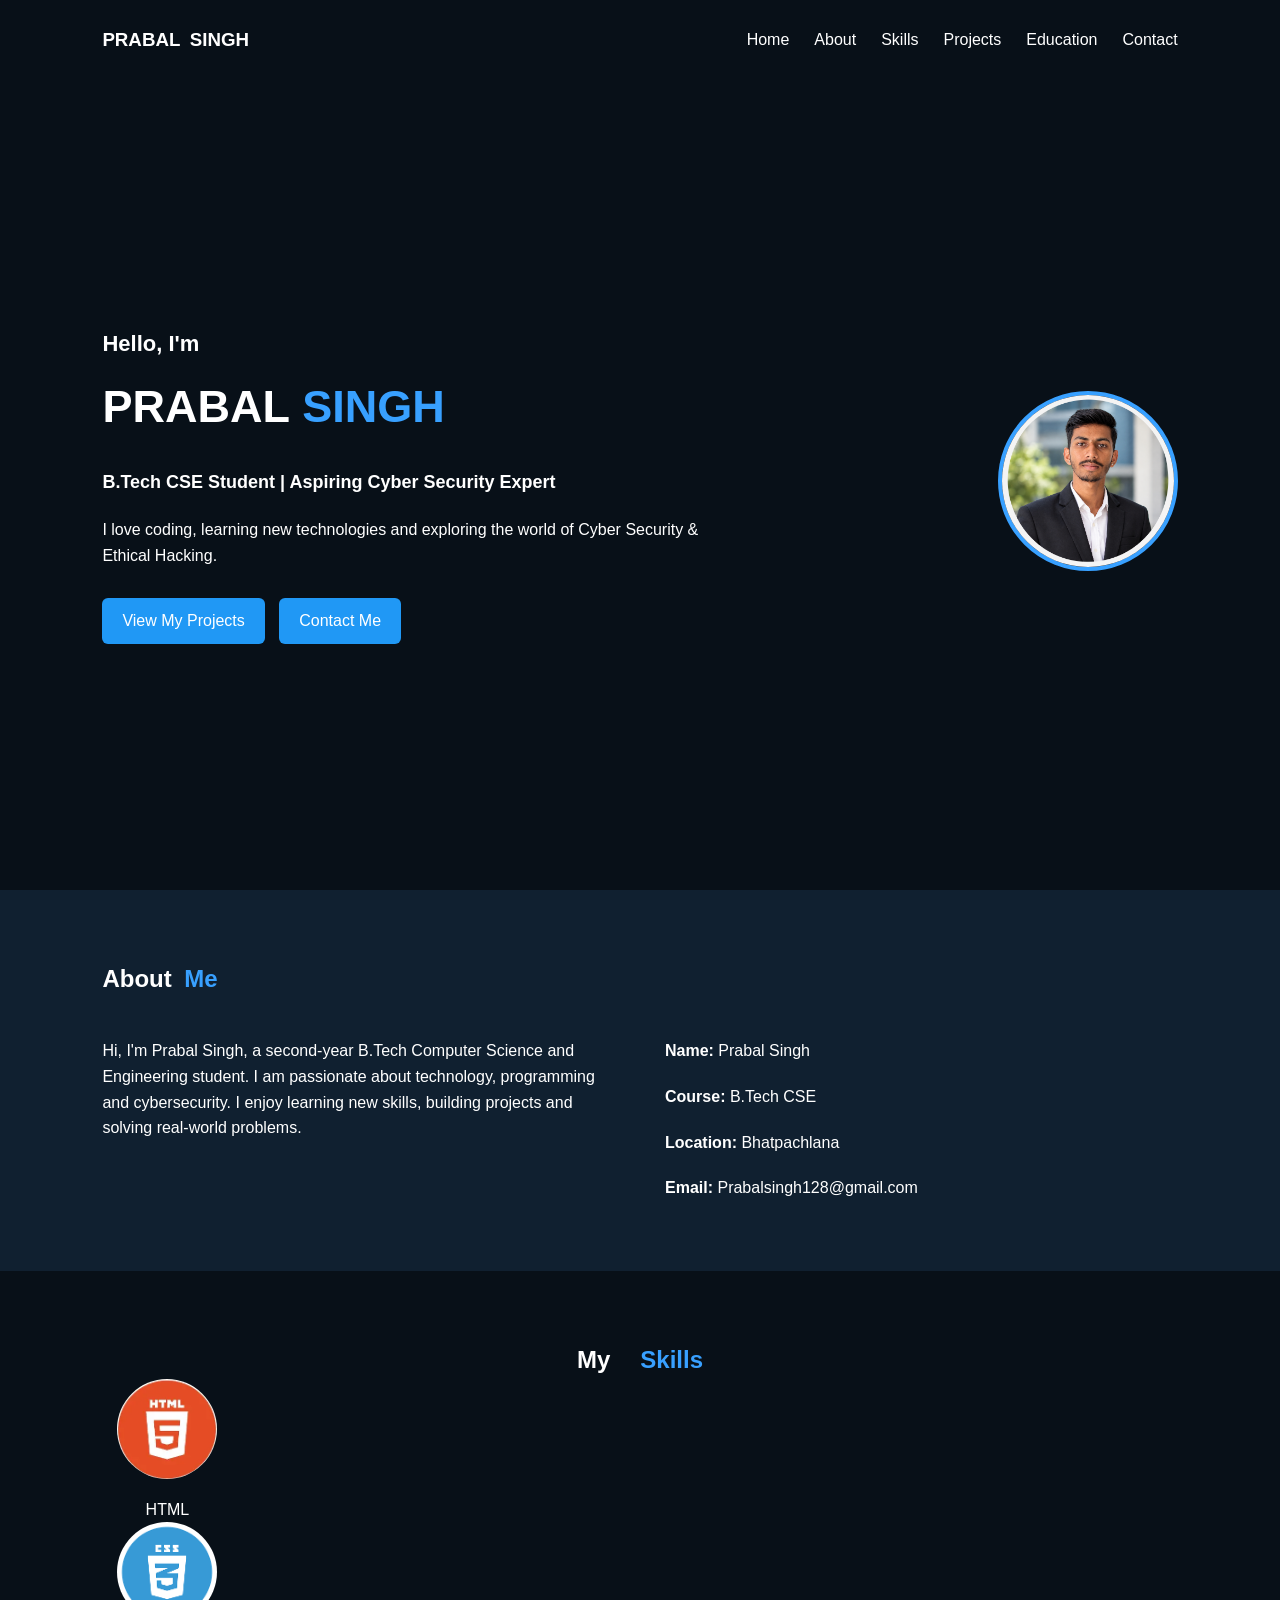
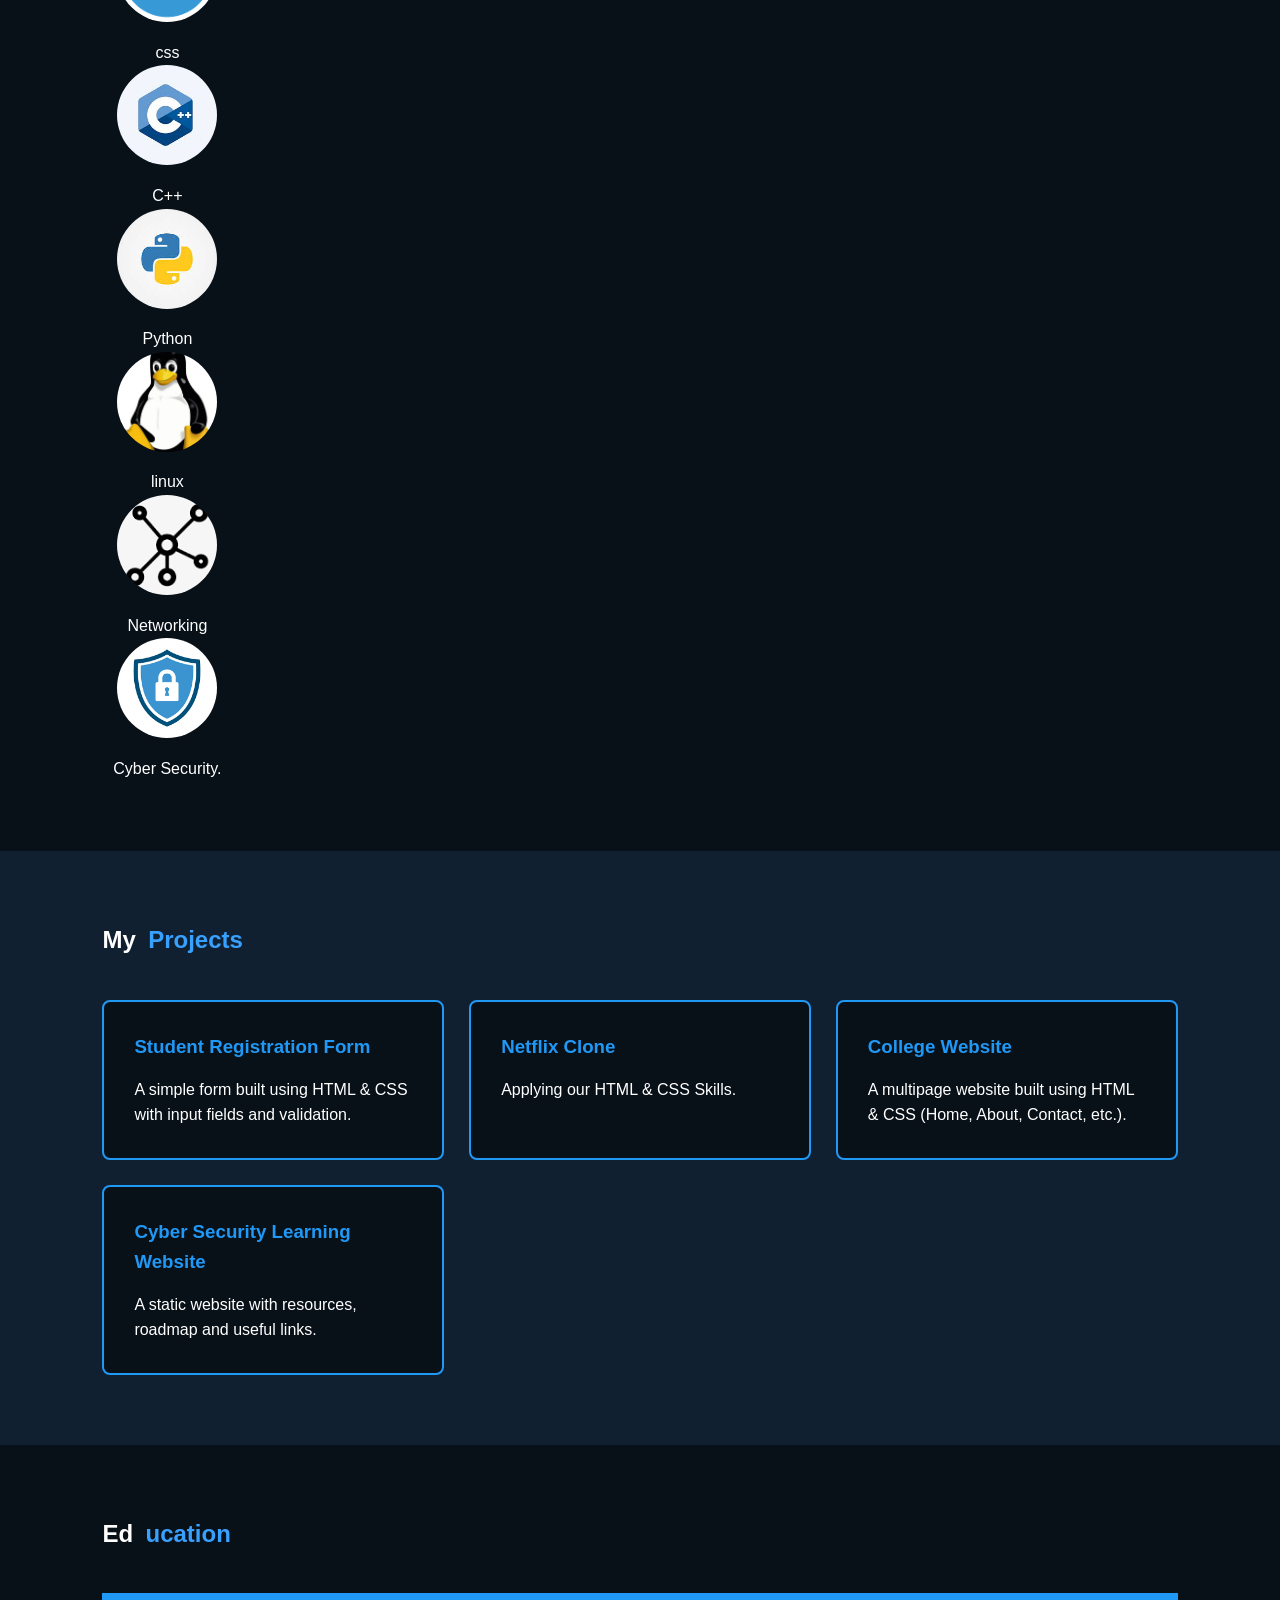
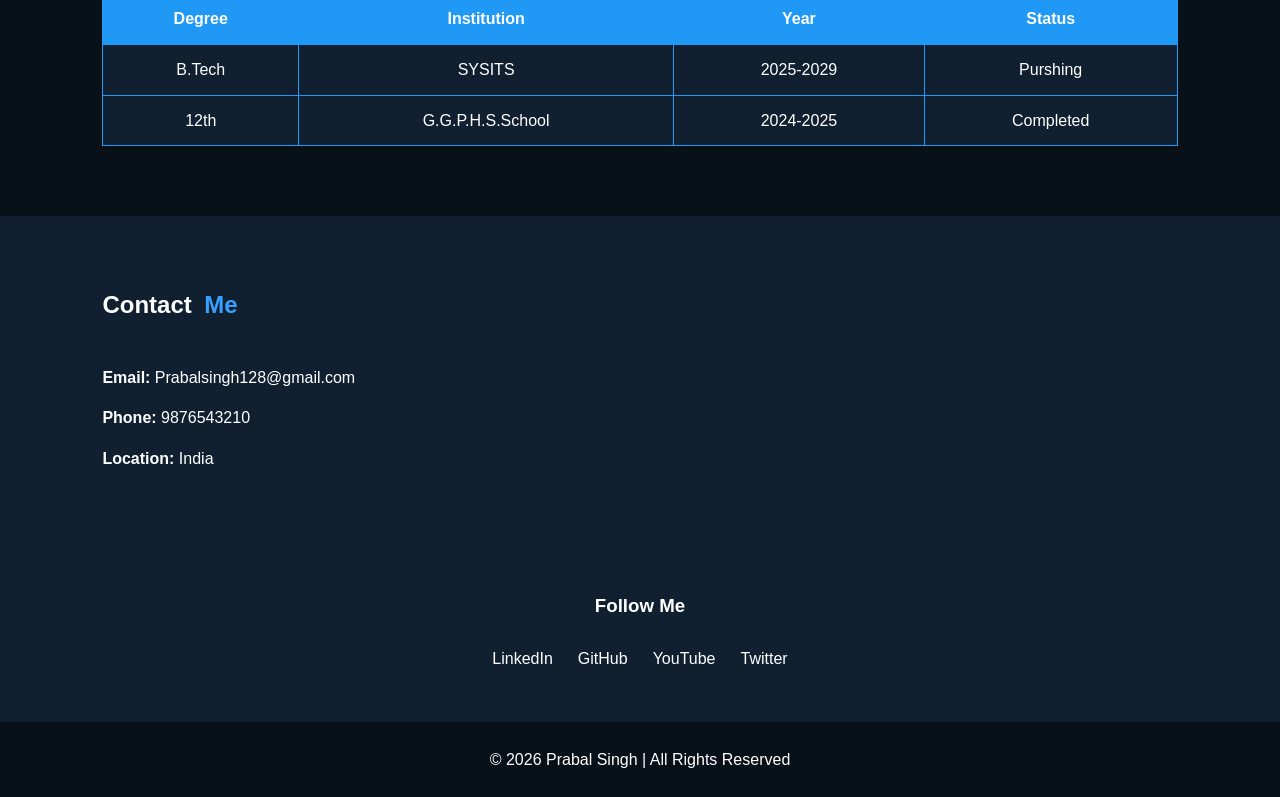
<file: index.html>
<!DOCTYPE html>
<html lang="en">

<head>
    <meta charset="UTF-8">
    <meta name="viewport" content="width=device-width, initial-scale=1.0">
    <title>My Portfolio </title>
    <link rel="Stylesheet" href="style.css">
</head>

<body>

    <!-- Header -->
    <header>
        <div class="logo">
            <h3>Prabal</h3>
            <h3 class="blue">Singh</h3>
        </div>

        <nav>
            <a href="#Home">Home</a>
            <a href="#About">About</a>
            <a href="#Skills">Skills</a>
            <a href="#Projects">Projects</a>
            <a href="#Education">Education</a>
            <a href="#Contact">Contact</a>
        </nav>
    </header>

    <!-- Home Section -->
    <section id="Home">

        <div class="home-content">
            <h3>Hello, I'm</h3>

            <h2>PRABAL</h2>
            <h2 class="blue">SINGH</h2>

            <h4>
                B.Tech CSE Student | Aspiring Cyber Security Expert
            </h4>

            <p>
                I love coding, learning new technologies and exploring
                the world of Cyber Security & Ethical Hacking.
            </p>

            <div class="home-buttons">
                <a href="#Projects" class="btn">View My Projects</a>
                <a href="#Contact" class="btn">Contact Me</a>
            </div>
        </div>

        <div class="home-image">
            <img src="./assets/prabal.png" alt="Prabal Singh">
        </div>

    </section>
    <!-- About Section -->
    <section id="About">

        <div class="section-title">
            <h2>About</h2>
            <h2 class="blue">Me</h2>
        </div>

        <div class="about-container">

            <div class="about-text">
                <p>
                    Hi, I'm Prabal Singh, a second-year B.Tech Computer Science
                    and Engineering student. I am passionate about technology,
                    programming and cybersecurity. I enjoy learning new skills,
                    building projects and solving real-world problems.
                </p>
            </div>

            <div class="personal">

                <p><strong>Name:</strong> Prabal Singh</p>

                <p><strong>Course:</strong> B.Tech CSE</p>

                <p><strong>Location:</strong> Bhatpachlana</p>

                <p><strong>Email:</strong> Prabalsingh128@gmail.com</p>

            </div>

        </div>

    </section>



    <section id="Skills">
        <div class="skills-container">
            <h2>My</h2>
            <h2 class="blue">Skills</h2>
        </div>
        <div class="skill">
            <img src="./assets/HTML.webp" alt="Html">
            <p>HTML</p>
        </div>
        <div class="skill">
            <img src="./assets/css.png" alt="css">
            <p>css</p>
        </div>
        <div class="skill"><img src="./assets/c++.jpeg" alt="css">
            <p>C++</p>
        </div>
        <div class="skill"><img src="./assets/python copy.jpeg" alt="python">
            <p>Python</p>
        </div>
        <div class="skill"><img src="./assets/linux.jpeg" alt="linux">
            <p>linux</p>
        </div>
        <div class="skill">
            <img src="./assets/networking.png" alt="networking">
            <p>Networking</p>
        </div>
        <div class="skill"> <img src="./assets/cyber security.png" alt="cyber security">
            <p>Cyber Security.</p>
           </div>
    </section>

    <!-- Projects Section -->
    <section id="Projects">

        <div class="section-title">
            <h2>My</h2>
            <h2 class="blue">Projects</h2>
        </div>

        <div class="projects-container">

            <div class="project">
                <a href="./projects/studentregistrationform.html" target="_blank">
                    <h3>Student Registration Form</h3>

                    <p>
                        A simple form built using HTML & CSS with input fields
                        and validation.
                    </p>
                </a>
            </div>
            <div class="project">
                <a href="./projects/netflix.html" target="_blank">
                    <h3>Netflix Clone</h3>

                    <p>
                        Applying our HTML & CSS Skills.
                    </p>
                </a>
            </div>

            <div class="project">
                <a href="collagewebpage.html" target="_blank">
                    <h3>College Website</h3>

                    <p>
                        A multipage website built using HTML & CSS
                        (Home, About, Contact, etc.).
                    </p>
                </a>
            </div>

            <div class="project">
                <a href="cybersequrity.html" target="_blank">
                    <h3>Cyber Security Learning Website</h3>

                    <p>
                        A static website with resources, roadmap
                        and useful links.
                    </p>
                </a>
            </div>

        </div>

    </section>
    <section id="Education">
        <div class="section-title">
            <h2>Ed</h2>
            <h2 class="blue">ucation</h2>
        </div>

        <div class="table-container">
            <table>
                <tr>
                    <th>Degree</th>
                    <th>Institution</th>
                    <th>Year</th>
                    <th>Status</th>
                </tr>
                <tr>
                    <td>B.Tech </td>
                    <td>SYSITS</td>
                    <td>2025-2029</td>
                    <td>Purshing</td>
                </tr>
                <tr>
                    <td>12th</td>
                    <td>G.G.P.H.S.School</td>
                    <td>2024-2025</td>
                    <td>Completed</td>
                </tr>
            </table>
        </div>
    </section>

    <!-- Contact Section -->
    <section id="Contact">

        <div class="section-title">
            <h2>Contact</h2>
            <h2 class="blue">Me</h2>
        </div>

        <div class="contact-info">

            <p>
                <strong>Email:</strong>
                Prabalsingh128@gmail.com
            </p>

            <p>
                <strong>Phone:</strong>
                9876543210
            </p>

            <p>
                <strong>Location:</strong>
                India
            </p>

        </div>

    </section>

    <!-- Social Links -->
    <section id="link">

        <h3>Follow Me</h3>

        <div class="social-links">

            <a href="https://www.linkedin.com/in/prabal-singh-9bab4a3a2/" target="_blank">
                LinkedIn
            </a>

            <a href="https://www.github.com/prabalsingh128" target="_blank">
                GitHub
            </a>

            <a href="https://www.youtube.com" target="_blank">
                YouTube
            </a>

            <a href="https://www.twitter.com" target="_blank">
                Twitter
            </a>

        </div>

    </section>
    <footer>
        <p>
            &copy; 2026 Prabal Singh | All Rights Reserved
        </p>
    </footer>


</body>

</html>
</file>
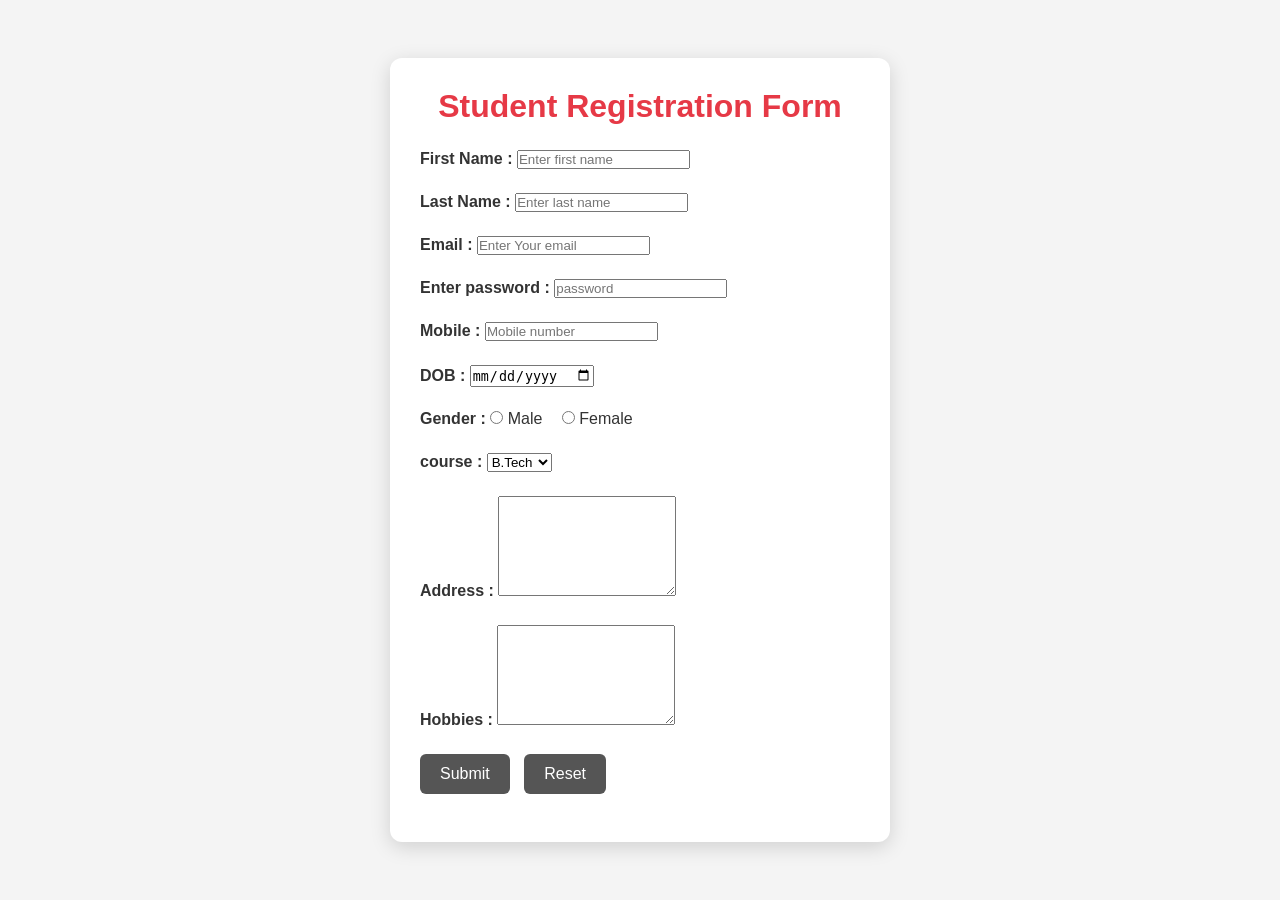
<file: studentregistrationform.html>
<!DOCTYPE html>
<html lang="en">

<head>
    <meta charset="UTF-8">
    <meta name="viewport" content="width=device-width, initial-scale=1.0">
    <title>Student Registration Form </title>
    <link rel="stylesheet" href="student.css">
</head>

<body>
    <form action="#">
        <h1>Student Registration Form </h1>
        <div>
            <label for="firstname"> First Name : </label>
            <input type="text" id="firstname" placeholder="Enter first name">
        </div>
        <div>
            <label for="lastname">Last Name :</label>
            <input type="text" placeholder="Enter last name">
        </div>
        <div>
            <label for="email"> Email :</label>
            <input type="email" id="email" placeholder="Enter Your email">
        </div>
        <div>
            <label for="password"> Enter password :</label>
            <input type="password" id="password" placeholder="password">
        </div>
        <div>
            <label for="phone"> Mobile :</label>
            <input type="tel" id="phone" placeholder="Mobile number">
        </div>
        <div>
            <label for="dateofbirth"> DOB :</label>
            <input type="date" id="dateofbirth">
        </div>
        <div><label for="gender"> Gender :</label>
            <input type="radio" name="gender" id="Male" value="Male">
            <label for="Male">Male</label>
            <input type="radio" id="Female" name="gender" value="Female">
            <label for="Female">Female</label>
        </div>
        <div>
            <label for="course">course :</label>
            <select name="course" id="course">
                <option value="B.Tech">B.Tech </option>
                <option value="M.Tech">M.Tech </option>
                <option value="BCA">BCA</option>
                <option value="MCA">MCA </option>
            </select>
        </div>
        <div>
            <label for="address">Address :</label>
             <textarea name="address" id="address"></textarea>
        </div>
        <div>
            <label for="hobbies"> Hobbies :</label>
            <textarea name="hobbies" id="hobbies"></textarea>
        </div>
        <div>
            
            <button type="submit">Submit</button>
            <button type="reset">Reset </button>
        </div>

    </form>


</body>

</html>
</file>
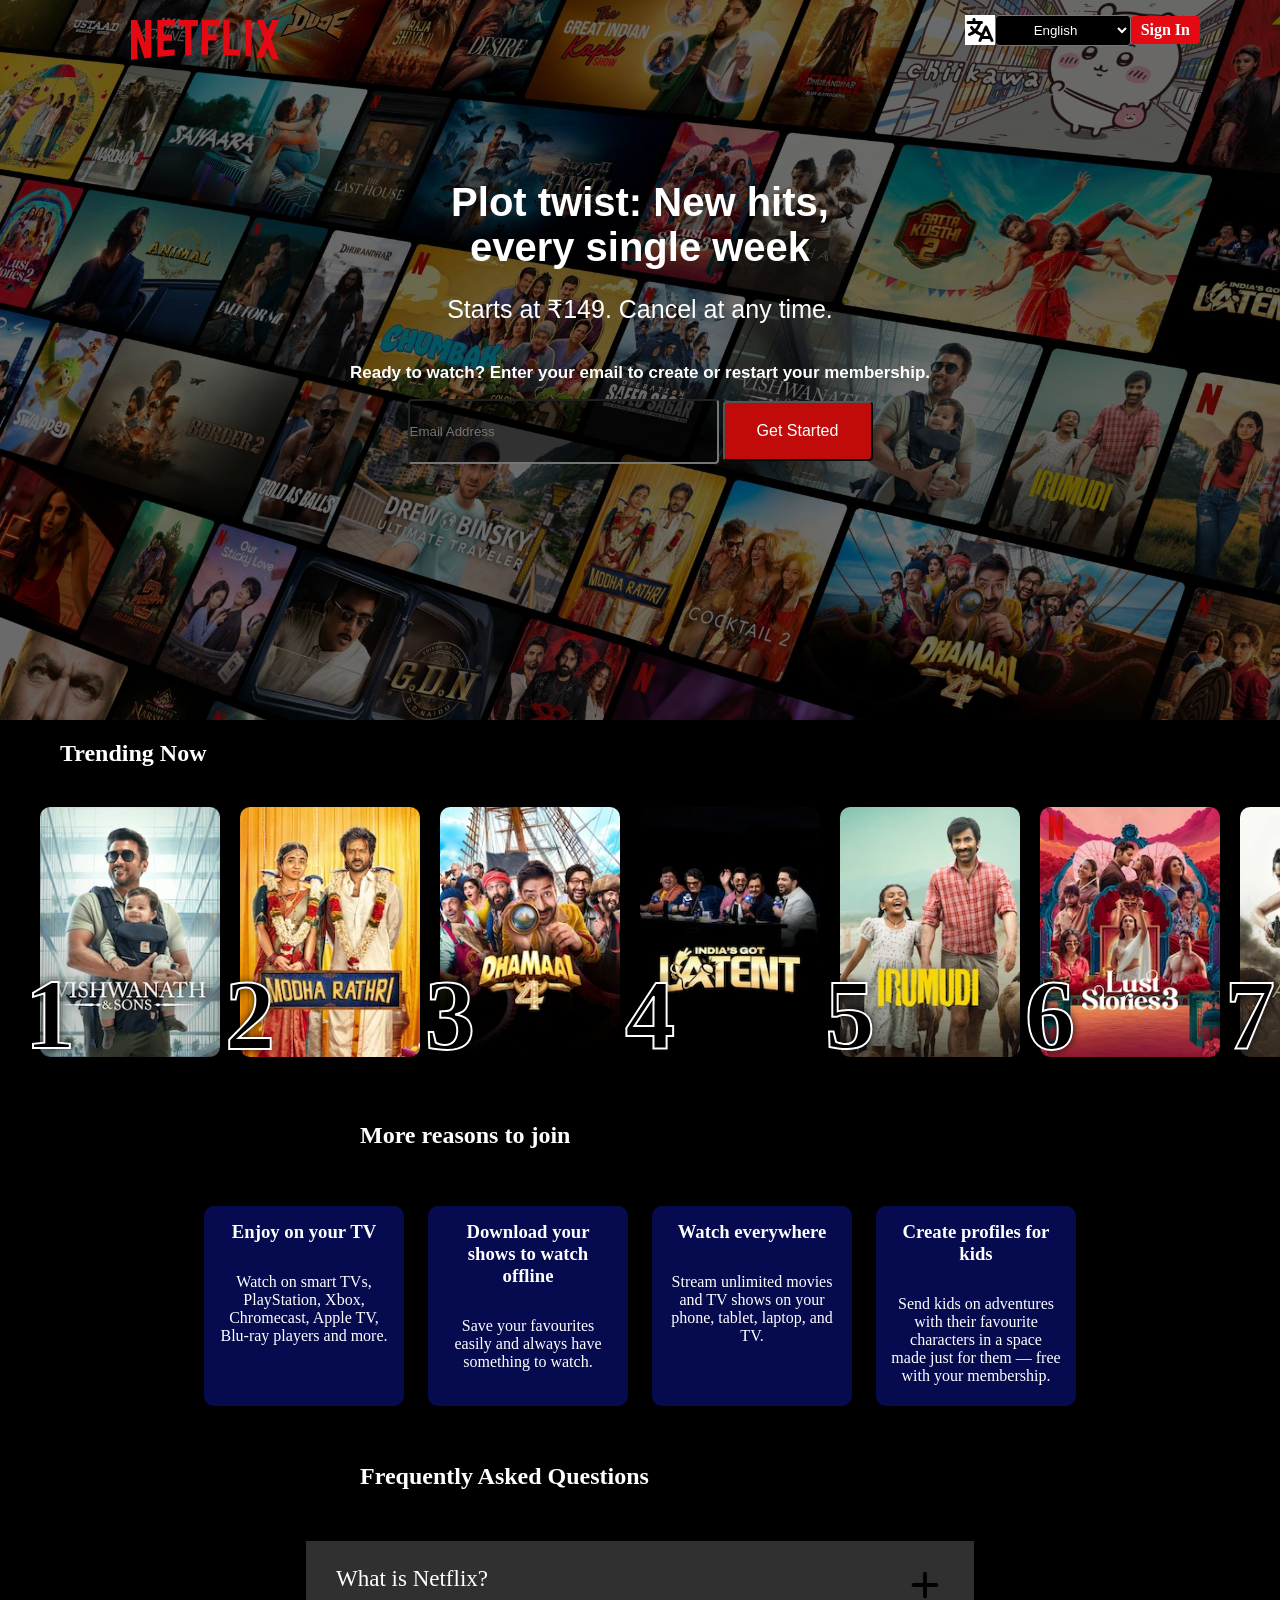
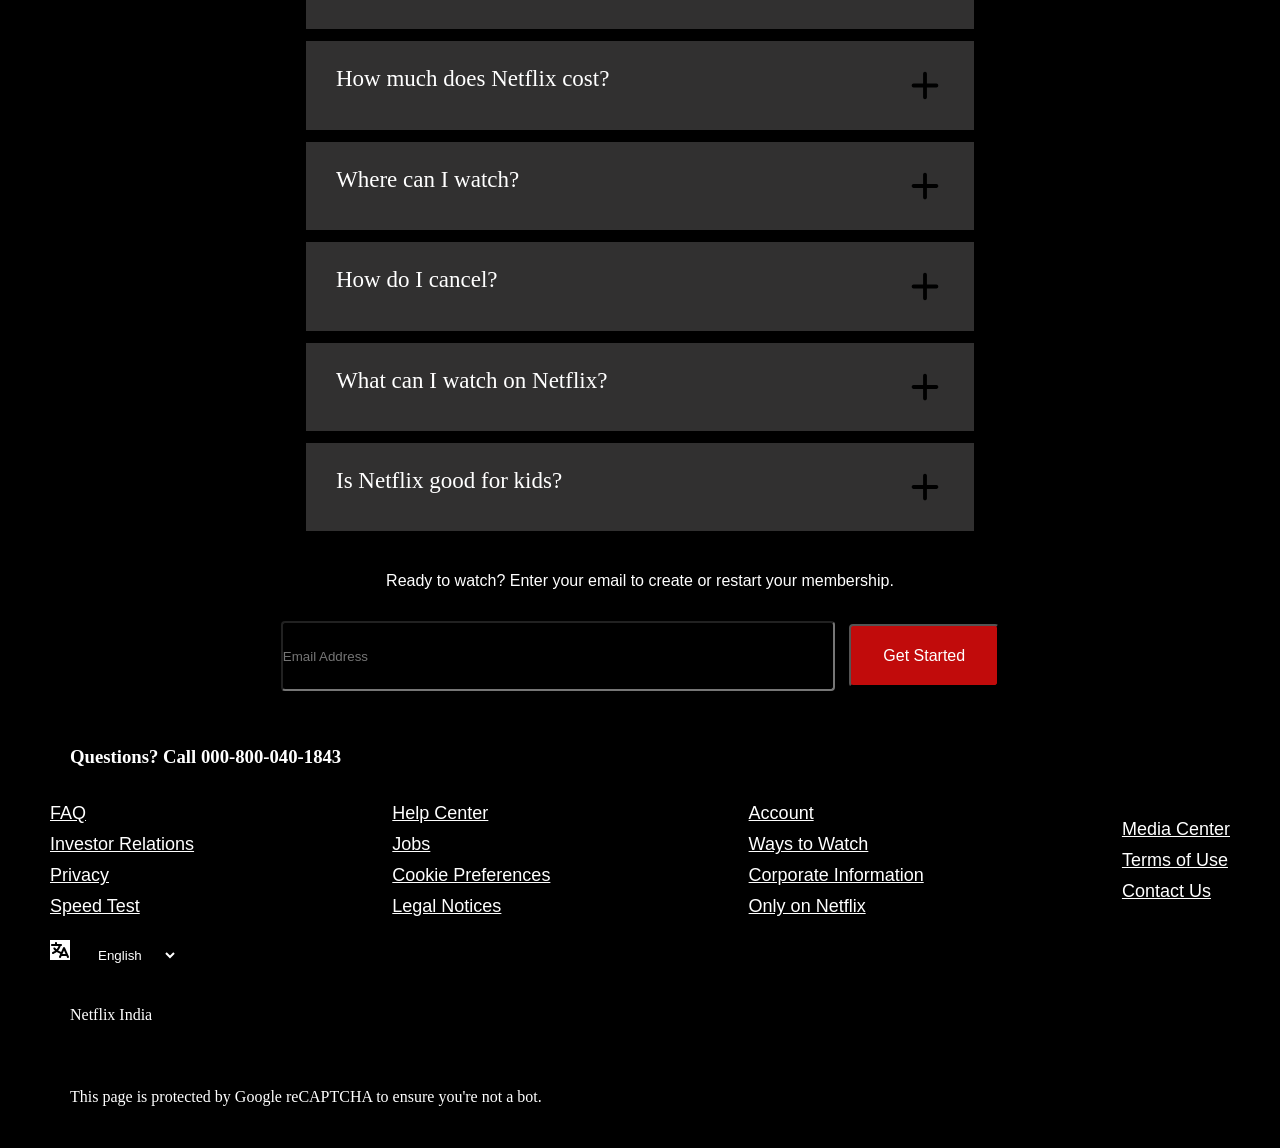
<file: projects/netflix.html>
<!DOCTYPE html>
<html lang="en">

<head>
    <meta charset="UTF-8">
    <meta name="viewport" content="width=device-width, initial-scale=1.0">
    <title>Netflix</title>
    <link rel="stylesheet" href="netflix.css">
    <!-- <link rel="icon" href="data:,"> -->
</head>

<body>
    <header>
        <div class="box">
        </div>
        <nav class="navbar">
            <div class="logo">
                <img src="../assets/Netflix_name.svg" alt="Netflix_name">
            </div>
            <div class="nav_op">
                <img class="lan" src="../assets/language-solid-full.svg" alt="language">
                <!-- <i class="fa-solid fa-language"></i> -->
                <select class="nav_select">
                    <option value="English">English</option>
                    <option value="Hindi">Hindi</option>
                </select>
                <div class="sign_in">
                    <a href="#" >Sign In</a>
                </div>
            </div>
        </nav>
        <div class="content">
            <div class="center">
                <h1>Plot twist: New hits,<br> every single week</h1>
                <p>Starts at ₹149. Cancel at any time.</p>
            </div>
            <h3>Ready to watch? Enter your email to create or restart your membership.</h3>
            <!-- <div class="in-btn"> -->
                <form class="in-btn">
                    <input type="email" placeholder="Email Address" aria-label="Email Address" required>

                    <button type="submit">Get Started</button>
                </form>
            <!-- </div> -->
        </div>
    </header>

    <main class="main-content">
        <section class="trending">
            <h2>Trending Now</h2>
            <div class="movie">
                <div class="movie-1 movies">
                    <span class="series">1</span>
                </div>

                <div class="movie-2 movies">
                    <span class="series">2</span>
                </div>

                <div class="movie-3 movies">
                    <span class="series">3</span>
                </div>

                <div class="movie-4 movies">
                    <span class="series">4</span>
                </div>

                <div class="movie-5 movies">
                    <span class="series">5</span>
                </div>
                <div class="movie-6 movies">
                    <span class="series">6</span>
                </div>

                <div class="movie-7 movies">
                    <span class="series">7</span>
                </div>

                <div class="movie-8 movies">
                    <span class="series">8</span>
                </div>

                <div class="movie-9 movies">
                    <span class="series">9</span>
                </div>

                <div class="movie-10 movies">
                    <span class="series">10</span>
                </div>
            </div>
        </section>
        <section class="reason-to-join">
            <h2>More reasons to join</h2>
            <div class="contain">
                <div class="box1">
                    <h3>Enjoy on your TV</h3>
                    <p>Watch on smart TVs, PlayStation, Xbox, Chromecast, Apple TV, Blu-ray players and more.</p>
                </div>
                <div class="box1">
                    <h3>Download your shows to watch offline</h3>
                    <p>Save your favourites easily and always have something to watch.</p>
                </div>
                <div class="box1">
                    <h3>Watch everywhere</h3>
                    <p>Stream unlimited movies and TV shows on your phone, tablet, laptop, and TV.</p>
                </div>
                <div class="box1">
                    <h3>Create profiles for kids</h3>
                    <p>Send kids on adventures with their favourite characters in a space made just for them — free with
                        your membership.</p>
                </div>
            </div>
        </section>
        <section class="faqs">
            <h2>Frequently Asked Questions</h2>
            <div class="que">
                <p> What is Netflix? <img src="../assets/plus-solid-full.svg" alt="image"> </p>
            </div>
            <div class="que">
                <p> How much does Netflix cost? <img src="../assets/plus-solid-full.svg" alt="image"> </p>
            </div>
            <div class="que">
                <p> Where can I watch?<img src="../assets/plus-solid-full.svg" alt="image"> </p>
            </div>
            <div class="que">
                <p> How do I cancel? <img src="../assets/plus-solid-full.svg" alt="image"> </p>
            </div>
            <div class="que">
                <p> What can I watch on Netflix?<img src="../assets/plus-solid-full.svg" alt="image"> </p>
            </div>
            <div class="que">
                <p> Is Netflix good for kids? <img src="../assets/plus-solid-full.svg" alt="image"> </p>
            </div>
        </section>
        <section>
            <div class="membership">
                <p>Ready to watch? Enter your email to create or restart your membership.</p>
                <form class="in-btn second">
                    <input type="email" placeholder="Email Address" aria-label="Email Address" required>
                    <button type="submit">Get Started</button>
                </form>
            </div>
        </section>


    </main>
    <footer class="footer">
        <div class="footer-content">
            <h3>Questions? Call 000-800-040-1843</h3>
            <div class="footer-links">
                <ul>
                    <li><a href="#">FAQ</a></li>
                    <li><a href="#">Investor Relations</a></li>
                    <li><a href="#">Privacy</a></li>
                    <li><a href="#">Speed Test</a></li>
                </ul>

                <ul>
                    <li><a href="#">Help Center</a></li>
                    <li><a href="#">Jobs</a></li>
                    <li><a href="#">Cookie Preferences</a></li>
                    <li><a href="#">Legal Notices</a></li>
                </ul>

                <ul>
                    <li><a href="#">Account</a></li>
                    <li><a href="#">Ways to Watch</a></li>
                    <li><a href="#">Corporate Information</a></li>
                    <li><a href="#">Only on Netflix</a></li>
                </ul>

                <ul>
                    <li><a href="#">Media Center</a></li>
                    <li><a href="#">Terms of Use</a></li>
                    <li><a href="#">Contact Us</a></li>
                </ul>

            </div>

            <div class="footer-select">
                <img class="lan" src="../assets/language-solid-full.svg" alt="language">
                <select class="footer-select-btn">
                    <option value="English">English</option>
                    <option value="Hindi">Hindi</option>
                </select>
            </div>

            <p>Netflix India</p>
            <P>This page is protected by Google reCAPTCHA to ensure you're not a bot.</P>

        </div>
    </footer>

</body>

</html>
</file>
<file: style.css>
/* =========================
   RESET
========================= */

* {
    margin: 0;
    padding: 0;
    box-sizing: border-box;
}

html {
    scroll-behavior: smooth;
}

body {
    font-family: Arial, sans-serif;
    background-color: #081018;
    color: #ffffff;
    line-height: 1.6;
}


/* =========================
   COMMON
========================= */

.blue {
    color: #38a0ff;
}

section {
    padding: 70px 8%;
}

.section-title {
    margin-bottom: 40px;
}

.section-title h2 {
    display: inline;
    margin-right: 8px;
}


/* =========================
   HEADER
========================= */

header {
    background-color: #081018;
    padding: 25px 8%;

    display: flex;
    justify-content: space-between;
    align-items: center;

    position: sticky;
    top: 0;
    z-index: 1000;
}

.logo h3 {
    display: inline;
    color: #ffffff;
    text-transform: uppercase;
    margin-right: 5px;
}

nav {
    display: flex;
    gap: 25px;
}

nav a {
    color: #ffffff;
    text-decoration: none;
    transition: 0.3s;
}

nav a:hover {
    color: #38a0ff;
}


/* =========================
   HOME
========================= */

#Home {
    min-height: 90vh;

    display: flex;
    justify-content: space-between;
    align-items: center;

    gap: 40px;

    background-color: #081018;
}

.home-content {
    max-width: 650px;
}

.home-content h3 {
    font-size: 22px;
    margin-bottom: 10px;
}

.home-content h2 {
    display: inline;
    font-size: 45px;
    margin-right: 8px;
}

.home-content h4 {
    margin-top: 25px;
    font-size: 18px;
}

.home-content p {
    margin-top: 20px;
    max-width: 600px;
}

.home-image img {
    width: 180px;
    height: 180px;

    object-fit: cover;

    border-radius: 50%;
    border: 4px solid #38a0ff;
}


/* =========================
   BUTTONS
========================= */

.home-buttons {
    margin-top: 30px;
}

.btn {
    display: inline-block;

    background-color: #2098f5;
    color: #ffffff;

    text-decoration: none;

    padding: 10px 20px;
    margin-right: 10px;

    border-radius: 6px;

    transition: 0.3s;
}

.btn:hover {
    background-color: #38a0ff;
    transform: translateY(-2px);
}


/* =========================
   ABOUT
========================= */

#About {
    background-color: #102030;
}

.about-container {
    display: flex;
    justify-content: space-between;
    align-items: flex-start;

    gap: 50px;
}

.about-text {
    flex: 1;
}

.about-text p {
    max-width: 650px;
}

.personal {
    flex: 1;

    display: flex;
    flex-direction: column;

    gap: 20px;
}

.personal p {
    margin: 0;
}


/* =========================
   SKILLS
========================= */

#Skills {
    background-color: #081018;
}

.skills-container {
    display: flex;
    flex-wrap: wrap;
    justify-content: center;

    gap: 30px;
}

.skill {
    text-align: center;

    width: 130px;
}

.skill img {
    width: 100px;
    height: 100px;

    object-fit: cover;

    border-radius: 50%;

    margin-bottom: 10px;
}

.skill p {
    margin: 0;
}


/* =========================
   PROJECTS
========================= */

#Projects {
    background-color: #102030;
}

.projects-container {
    display: grid;

    grid-template-columns: repeat(3, 1fr);

    gap: 25px;
}

.project {
    border: 2px solid #2098f5;

    padding: 30px;

    background-color: #081018;

    border-radius: 8px;

    transition: 0.3s;
}

.project a {
    text-decoration: none;
    color: white;
}

.project:hover {
    transform: translateY(-5px);
}

.project h3 {
    color: #2098f5;
    margin-bottom: 15px;
}

.project p {
    margin: 0;
}


/* =========================
   EDUCATION
========================= */

#Education {
    background-color: #081018;
}

.table-container {
    overflow-x: auto;
}

table {
    width: 100%;

    border-collapse: collapse;

    text-align: center;
}

th,
td {
    border: 1px solid #2098f5;

    padding: 12px;
}

th {
    background-color: #2098f5;
}

td {
    background-color: #102030;
}


/* =========================
   CONTACT
========================= */

#Contact {
    background-color: #102030;
}

.contact-info {
    display: flex;
    flex-direction: column;

    gap: 15px;
}

.contact-info p {
    margin: 0;
}


/* =========================
   SOCIAL LINKS
========================= */

#link {
    background-color: #102030;

    text-align: center;

    padding: 50px 8%;
}

#link h3 {
    margin-bottom: 25px;
}

.social-links {
    display: flex;
    justify-content: center;

    flex-wrap: wrap;

    gap: 25px;
}

.social-links a {
    color: #ffffff;

    text-decoration: none;

    transition: 0.3s;
}

.social-links a:hover {
    color: #38a0ff;
}


/* =========================
   FOOTER
========================= */

footer {
    background-color: #081018;

    color: #ffffff;

    padding: 25px;

    text-align: center;
}

footer p {
    margin: 0;
}


/* =========================
   TABLET
========================= */

@media (max-width: 900px) {

    header {
        flex-direction: column;
        gap: 20px;
    }

    #Home {
        flex-direction: column;

        text-align: center;

        min-height: auto;
    }

    .home-image {
        order: -1;
    }

    .about-container {
        flex-direction: column;
    }

    .projects-container {
        grid-template-columns: 1fr;
    }
}


/* =========================
   MOBILE
========================= */

@media (max-width: 600px) {

    section {
        padding: 50px 5%;
    }

    header {
        padding: 20px 5%;
    }

    nav {
        flex-wrap: wrap;
        justify-content: center;
        gap: 12px;
    }

    nav a {
        font-size: 14px;
    }

    .home-content h2 {
        font-size: 32px;
    }

    .home-content h3 {
        font-size: 18px;
    }

    .home-content h4 {
        font-size: 16px;
    }

    .home-image img {
        width: 140px;
        height: 140px;
    }

    .home-buttons {
        display: flex;

        flex-direction: column;

        align-items: center;

        gap: 10px;
    }

    .btn {
        width: 200px;

        margin-right: 0;

        text-align: center;
    }

    .skills-container {
        gap: 20px;
    }

    .skill {
        width: 100px;
    }

    .skill img {
        width: 75px;
        height: 75px;
    }

    .project {
        padding: 20px;
        text-decoration: none;
        color: white;
    }

    table {
        min-width: 600px;
    }

    #link {
        padding: 40px 5%;
    }

    .social-links {
        gap: 15px;
    }
}
</file>
<file: student.css>
* {
    margin: 0;
    padding: 0;
    box-sizing: border-box;
}

body {
    font-family: Arial, Helvetica, sans-serif;
    background-color: #f4f4f4;
    color: #333;
    min-height: 100vh;
    display: flex;
    justify-content: center;
    align-items: center;

}

form {
    width: 90%;
    max-width: 500px;
    background-color: white;
    padding: 30px;
    border-radius: 12px;
    box-shadow: 0 5px 20px rgba(0, 0, 0, 0.15);
}

h1 {
    text-align: center;
    margin-bottom: 25px;
    color: #e63946;

}

form div {
    margin-bottom: 18px;

}

label {
    display: inline-block;
    margin-bottom: 7px;
    font-weight: bold;

}

input:focus,
select:focus,
textarea:focus {
    outline: none;
    border-color: #e63946;
}

input[type="radio"]+label {
    margin-right: 15px;
    font-weight: normal;

}

textarea {
    height: 100px;
    resize: vertical;
}

button {
    padding: 11px 20px;
    border: none;
    border-radius: 6px;
    font-size: 16px;
    cursor: pointer;
}

button[type="submit"] {
    background-color: #555;
    color: white;
}

button[type="reset"] {
    background-color: #555;
    color: white;
    margin-left: 10px;

}

button[type="submit"]:hover {
    background-color: #c92f3b;

}

button[type="reset"]:hover {
    background-color: #333;
}
@media (max-width:500px) {
    form {
        padding: 20px;
    }
    h1 {
        font-size: 24px;
    }
    button {
        width: 100%;
        margin-bottom: 10px;
    }
    
button [type="reset"] {
    margin-left: 0;
}
}
</file>
<file: projects/netflix.css>
* {
    margin: 0;
    padding: 0;
}

/* body {
    background-image: url(netflix_background_img.jpg);
    width: 100%;
    height: 80vh;
} */

header {
    background-image: url(../assets/netflix_background_img.jpg);
    height: 80vh;
    position: relative;
    background-size: cover;
}

header .box {
    height: 80vh;
    width: 100%;
    opacity: 0.44;
    background-color: black;
    position: absolute;
    top: 0;
}

.navbar {
    display: flex;
    position: relative;
    z-index: 10;
    padding: 0 60px;
}

.logo {
    margin-left: 20px;
    margin-top: 20px;
    display: flex;
    align-items: center;
}

.logo img {
    height: 40px;
    width: 250px;
}

.lan {
    width: 30px;
    background-color: white;
}
/* .nav_op i {
    color: rgb(171, 20, 20);
} */

.nav_op {
    display: flex;
    justify-content: center;
    align-items: center;
    margin-left: auto;
    margin-right: 20px;
}

.nav_select {
    background-color: black;
    color: white;
    /* width: 120px;
    height: 30px; */
    padding: 6px 36px 6px 34px;
    border-radius: 4px;
}

.nav_select:hover {
    border: 2px solid white;
}

.sign_in {
    display: inline-block;
    background-color: #e50914;
    color: white;
    text-decoration: none;
    padding: 5px 10px;
    border-radius: 4px;
    font-weight: 600;

}

.sign_in a {
    text-decoration: none;
    color: white;
    text-align: center;
    margin-top: 2px;
}

.sign_in:hover {
    border: 2px solid white;
}

.content {
    color: white;
    margin: 100px auto 0;
    padding: 20px;
    text-align: center;
    position: relative;
    z-index: 12;
}

.center h1 {
    font-size: 40px;
    padding-bottom: 10px;
    font-family: 'Segoe UI', Tahoma, Geneva, Verdana, sans-serif;
}

.center p {
    font-size: 25px;
    font-family: 'Segoe UI', Tahoma, Geneva, Verdana, sans-serif;
    margin-bottom: 24px;
}

.content h3 {
    font-size: 17px;
    font-family: 'Segoe UI', Tahoma, Geneva, Verdana, sans-serif;
}

.in-btn {
    padding: 16px 0px 0px;
}

.in-btn input {
    border-radius: 4px;
    background-color: rgba(0, 0, 0, 0.536);
    color: white;
    width: 307px;
    height: 61px;
    text-align: start;
}

.in-btn button {
    font-size: 16px;
    font-weight: 500;
    color: white;
    border-radius: 4px;
    width: 150px;
    height: 60px;
    background-color: hsl(0, 89%, 40%);

}

.main-content {
    background-color: #000000;
    color: white;
    width: 100%;
    position: relative;

}

.main-content h2 {
    font-size: 1.5em;
    padding: 20px 0px 20px 60px;
}

.movie {
    display: flex;
    gap: 20px;
    overflow-x: auto;
    padding: 20px 40px;
}

.movies {
    flex: 0 0 180px;
    height: 250px;
    position: relative;
    border-radius: 10px;
    background-size: cover;
    background-position: center;
    background-repeat: no-repeat;
}

.series {
    position: absolute;
    bottom: -15px;
    left: -15px;
    font-size: 100px;
    font-weight: 800;
    color: #000;
    -webkit-text-stroke: 2px white;
    text-shadow: 0 0 10px black;
}

.movie-1 {
    background-image: url(../assets/vishwanath&sons.webp);
}

.movie-2 {
    background-image: url(../assets/modha-rathri.webp);
}

.movie-3 {
    background-image: url(../assets/dhamaal-4.webp);
}

.movie-4 {
    background-image: url(../assets/talent.webp);
}

.movie-5 {
    background-image: url(../assets/irumudi.webp);
}

.movie-6 {
    background-image: url(../assets/lust=stories.webp);
}

.movie-7 {
    background-image: url(../assets/alpha.webp);
}

.movie-8 {
    background-image: url(../assets/coaktail.webp);
}

.movie-9 {
    background-image: url(../assets/gatta-kusthi.webp);
}

.movie-10 {
    background-image: url(../assets/ohh-my-dog.webp);
}

.movies {
    transition: transform 0.3s ease;
    cursor: pointer;
}

.movies:hover {
    transform: scale(1.05);
}

.membership {
    text-align: center;
    padding: 20px 5px;
    font-family: sans-serif;
    font-size: medium;
}

.second input {
    width: 550px;
    height: 66px;
    background-color: transparent;
}

.second button {
    margin-left: 10px;
    width: 150px;
    height: 63px;
}

.faqs {
    color: white;
}

.faqs h2 {
    margin: 25px 300px;
}

.que {
    padding: 6px;
    font-size: 23px;
    font-family: ui-sans-serif;
    margin: 0px 300px;
}

.que p {
       background-color: rgb(49, 48, 48);
    padding: 25px 30px;
    display: flex;
    justify-content: space-between;

}
.que P img {
    width: 3vw;
    color: white;
}

.contain {
    display: flex;
    justify-content: center;
    align-items: center;
}

.reason-to-join h2 {
    margin: 25px 300px;
}

.box1 {
    width: 200px;
    height: 200px;
    background-color: rgb(6, 11, 80);
    border-radius: 10px;
    text-align: center;
    margin: 12px;
}

.box1 h3,
p {
    padding: 15px;
}


.footer {
    background-color: #000000;
    color: white;
    padding: 10px 50px;
}

.footer-content h3 {
    padding: 25px 20px;
}

.footer-links {
    display: flex;
    justify-content: space-between;
    align-items: center;
    margin-bottom: 10px;
    gap: 20px;
    font-family: 'Segoe UI', Tahoma, Geneva, Verdana, sans-serif;
}

.footer-links a {
    color: white;
    font-size: 14px;
    font-weight: 250;
    font-size: large;
}

.foote-links ul {
    display: flex;
    gap: 20px;
}

.footer-links li {
    list-style: none;
    margin: 10px 0px;
}

.footer-select {
    display:inline;
    text-align: center;
    gap: 0px;
    /* border: 2px solid white; */
}
.footer-select img{
    width: 20px;
    background-color: white;
}


.footer-select-btn {
    color: white;
    background-color: #000000;
    padding: 10px 20px;
    transition: transform 0.3s ease;
    cursor: pointer;
    border: none;
    display: inline;
}

.footer-select-btn:hover {
    transition: transform 0.3s ease;
    cursor: pointer;

}

.footer-content p {
    padding: 32px 20px;
}

/* MOBILE PHONES */
@media (max-width: 768px) {
    header {
        height: auto;
        min-height: 650px;
        background-position: center;
    }

    header .box {
        height: 100%;
        min-height: 650px;
    }

    .navbar {
        padding: 20px;
        align-items: center;
    }

    .logo {
        margin: 0;
    }

    .logo img {
        width: 100px;
        height: auto;
    }

    .nav_op {
        margin: 0 0 0 auto;
        gap: 8px;
    }

    .lan {
        width: 20px;
    }

    .nav_select {
        padding: 6px;
        font-size: 12px;
    }

    .sign_in {
        padding: 7px 10px;
        font-size: 13px;
        white-space: nowrap;
    }

    .content {
        margin: 100px auto 0;
        padding: 20px;
    }

    .center h1 {
        font-size: 30px;
        line-height: 1.25;
    }

    .center p {
        font-size: 18px;
        margin-bottom: 20px;
    }

    .content h3 {
        font-size: 15px;
        line-height: 1.5;
    }

    .in-btn {
        display: flex;
        flex-direction: column;
        align-items: center;
        gap: 12px;
        padding-top: 16px;
    }

    .in-btn input,
    .second input {
        box-sizing: border-box;
        width: 100%;
        max-width: 450px;
        height: 55px;
        padding: 12px;
    }

    .in-btn button,
    .second button {
        width: auto;
        min-width: 150px;
        height: 50px;
        padding: 10px 20px;
        margin: 0;
    }

    .main-content h2 {
        font-size: 22px;
        padding: 20px;
    }

    .movie {
        gap: 14px;
        padding: 15px 20px 25px;
    }

    .movies {
        flex-basis: 140px;
        height: 200px;
    }

    .series {
        font-size: 75px;
        bottom: -10px;
        left: -10px;
    }

    .contain {
        flex-wrap: wrap;
        justify-content: center;
    }

    .reason-to-join h2 {
        margin: 20px;
    }

    .box1 {
        box-sizing: border-box;
        width: calc(50% - 24px);
        min-height: 200px;
        height: auto;
        margin: 6px;
        padding: 12px;
    }

    .box1 h3 {
        font-size: 18px;
    }


    .box1 p {
        font-size: 14px;
    }

    .faqs h2 {
        margin: 25px 20px;
    }

    .que {
        margin: 0 20px 8px;
        font-size: 17px;
    }

    .que p {
        padding: 20px;
        gap: 12px;
        align-items: center;
    }

    .que p img {
        width: 22px;
        min-width: 22px;
    }

    .membership {
        padding: 25px 20px;
        line-height: 1.5;
    }

    .second {
        width: 100%;
    }

    .footer {
        padding: 20px;
    }

    .footer-content h3 {
        padding: 20px 0;
        font-size: 16px;
    }

    .footer-links {
        grid-template-columns: repeat(2, minmax(0, 1fr));
        gap: 15px;
    }

    .footer-links a {
        font-size: 14px;
    }

    .footer-select {
        display: inline-flex;
        align-items: center;
    }

    .footer-content p {
        padding: 20px 0;
        font-size: 13px;
    }
}


/* SMALL MOBILE PHONES */
@media (max-width: 480px) {
    .navbar {
        padding: 16px;
    }

    .logo img {
        width: 85px;
    }

    .nav_op {
        gap: 5px;
    }

    .nav_select {
        max-width: 85px;
        padding: 5px 3px;
    }

    .sign_in {
        padding: 6px 8px;
        margin: 0;
    }

    .content {
        margin-top: 80px;
        padding: 15px;
    }

    .center h1 {
        font-size: 26px;
    }

    .center p {
        font-size: 16px;
    }

    .content h3 {
        font-size: 14px;
    }

    .movies {
        flex-basis: 120px;
        height: 175px;
    }

    .series {
        font-size: 65px;
    }

    .box1 {
        width: calc(100% - 30px);
        min-height: 150px;
        margin: 6px 0;
    }

    .faqs h2,
    .reason-to-join h2 {
        font-size: 20px;
        margin: 20px;
    }

    .que {
        margin: 0 12px 8px;
        font-size: 15px;
    }

    .que p {
        padding: 18px 14px;
    }

    .second input {
        width: 100%;
    }

    .footer {
        padding: 15px;
    }

    .footer-links {
        column-gap: 10px;
    }

    .footer-links a {
        font-size: 13px;
    }
}
</file>
